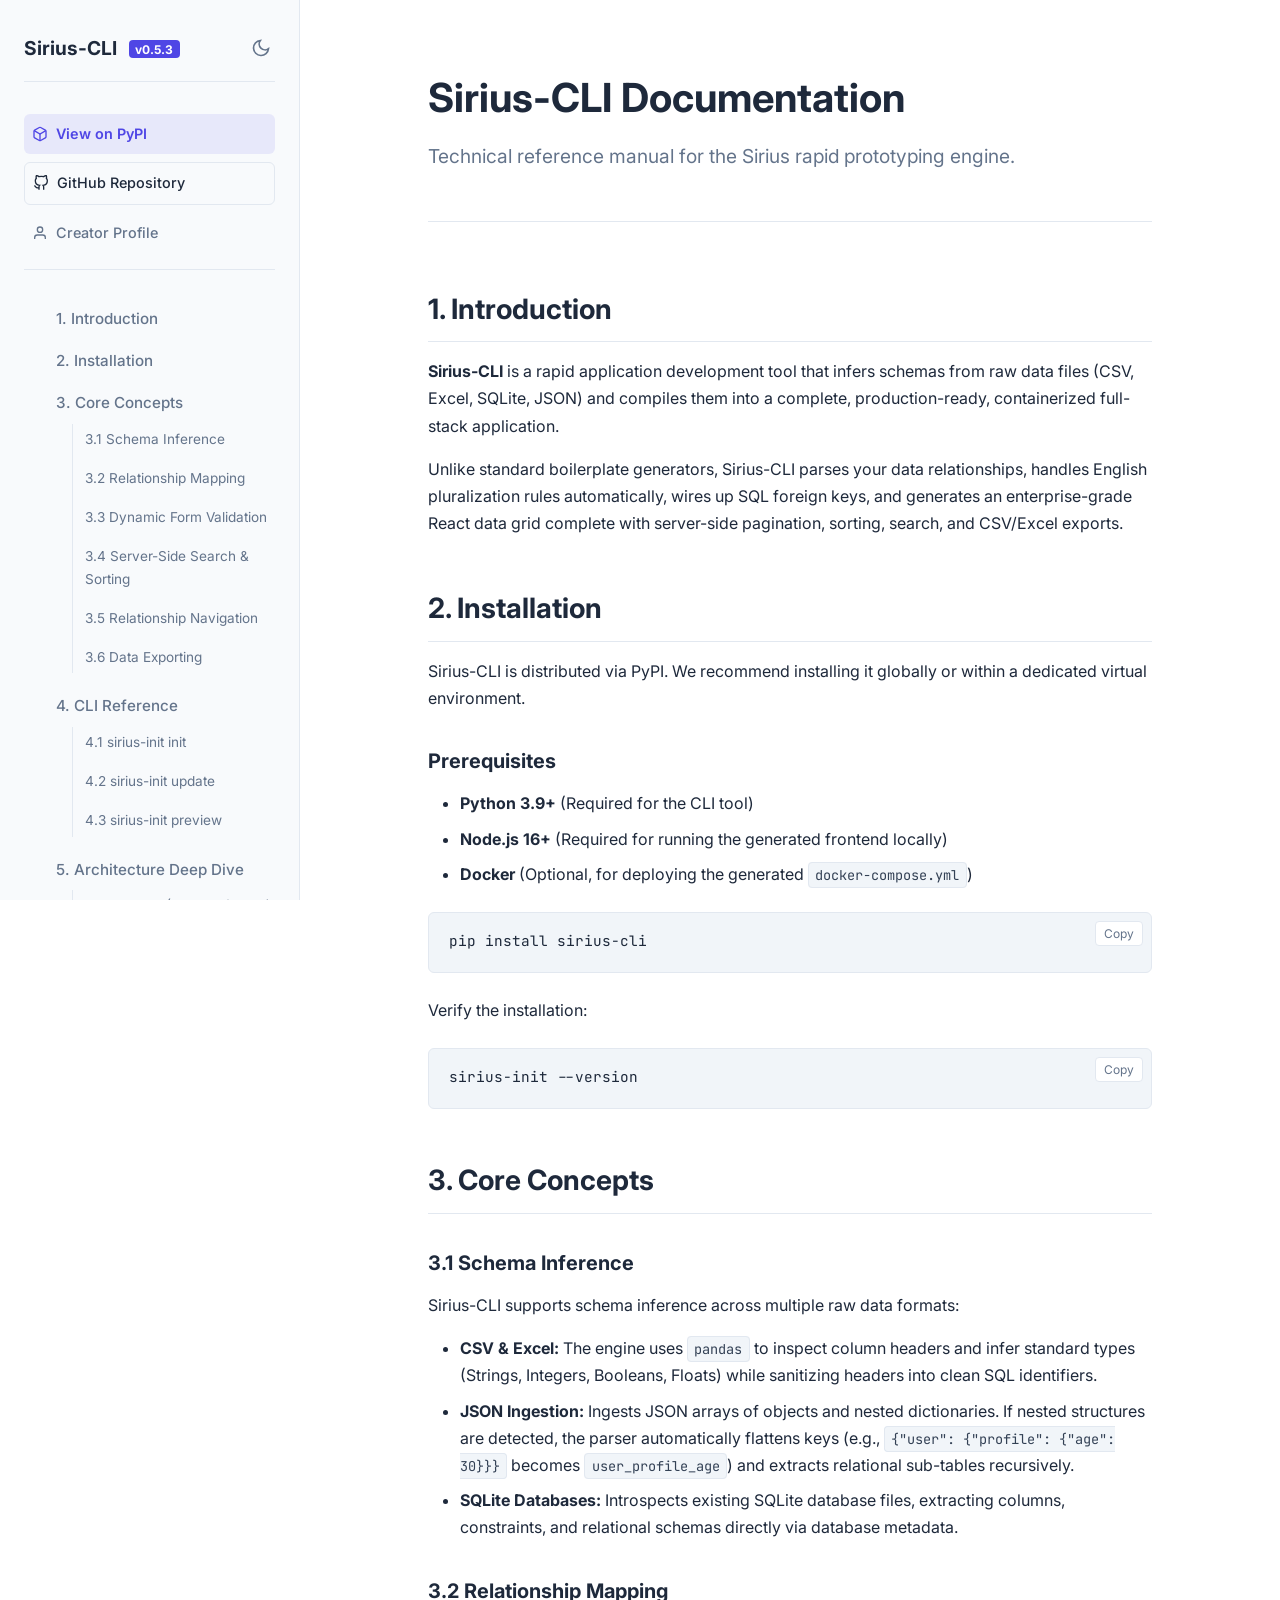
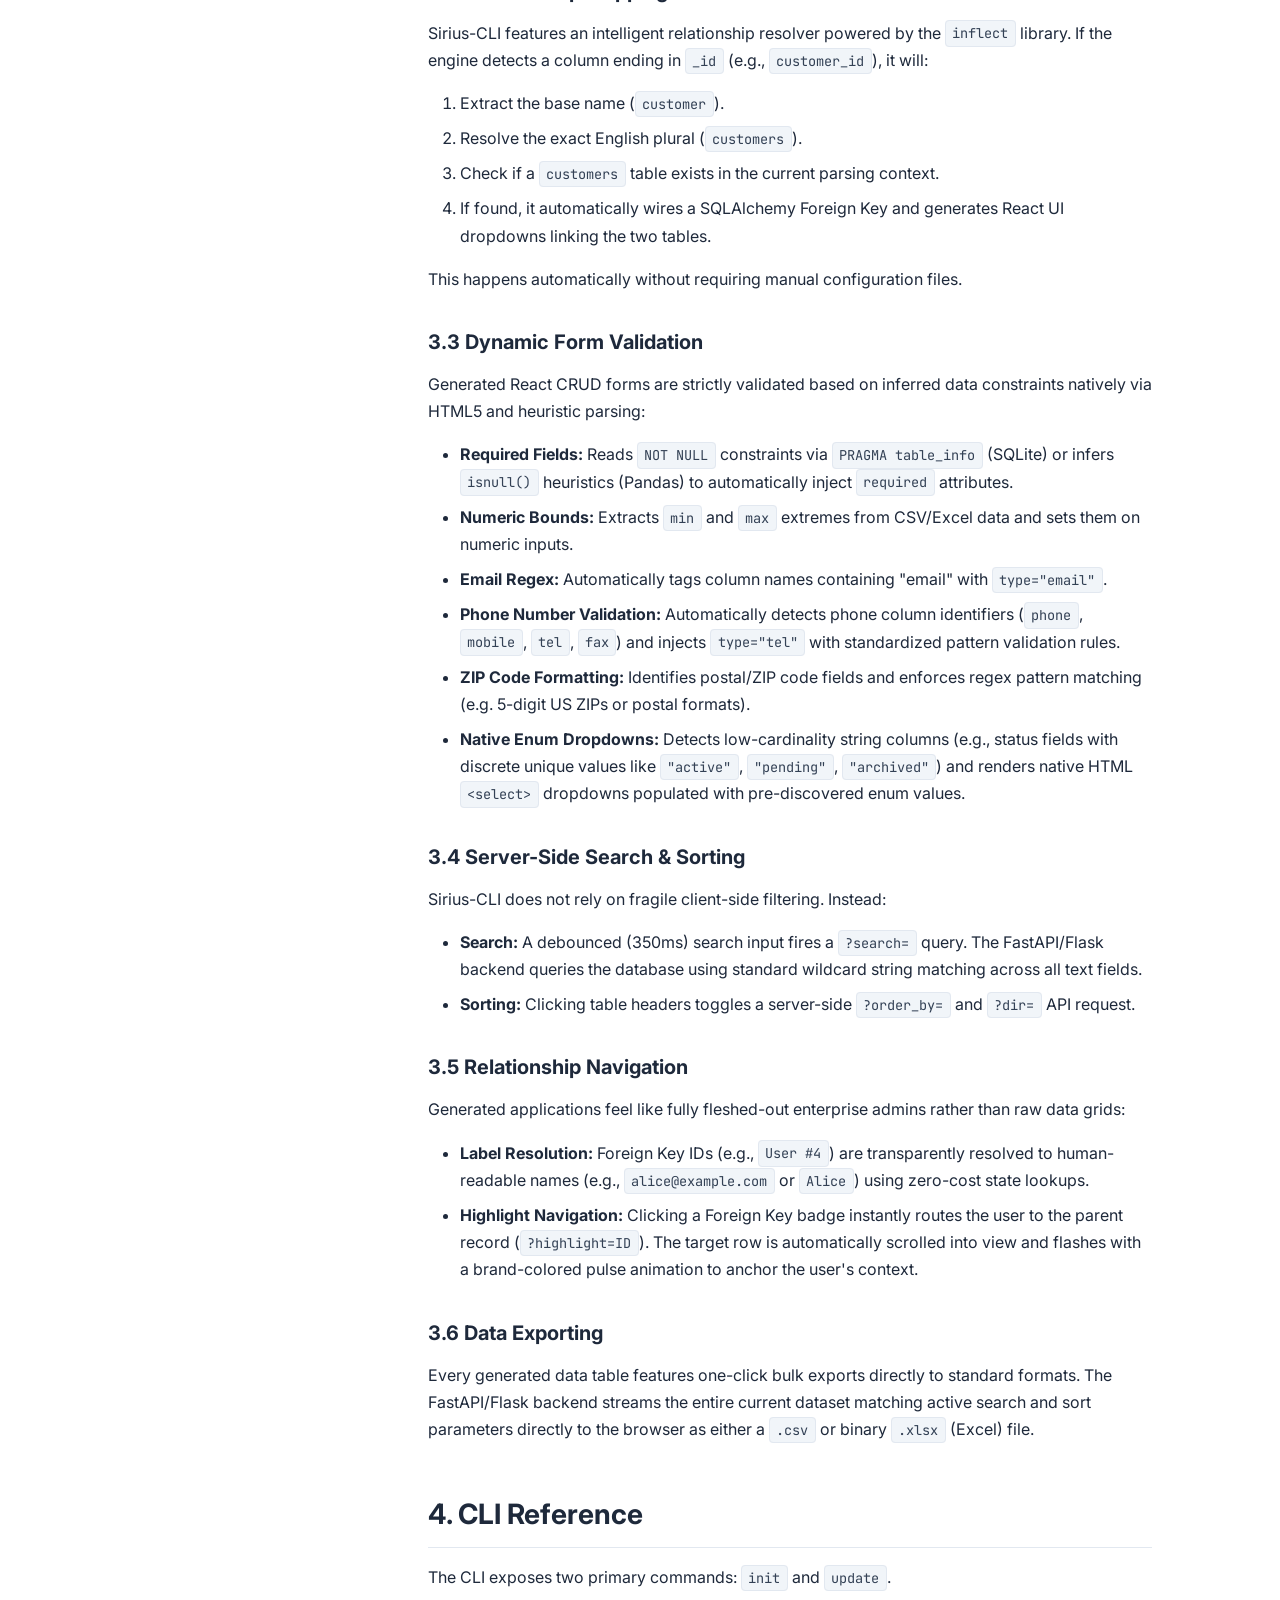
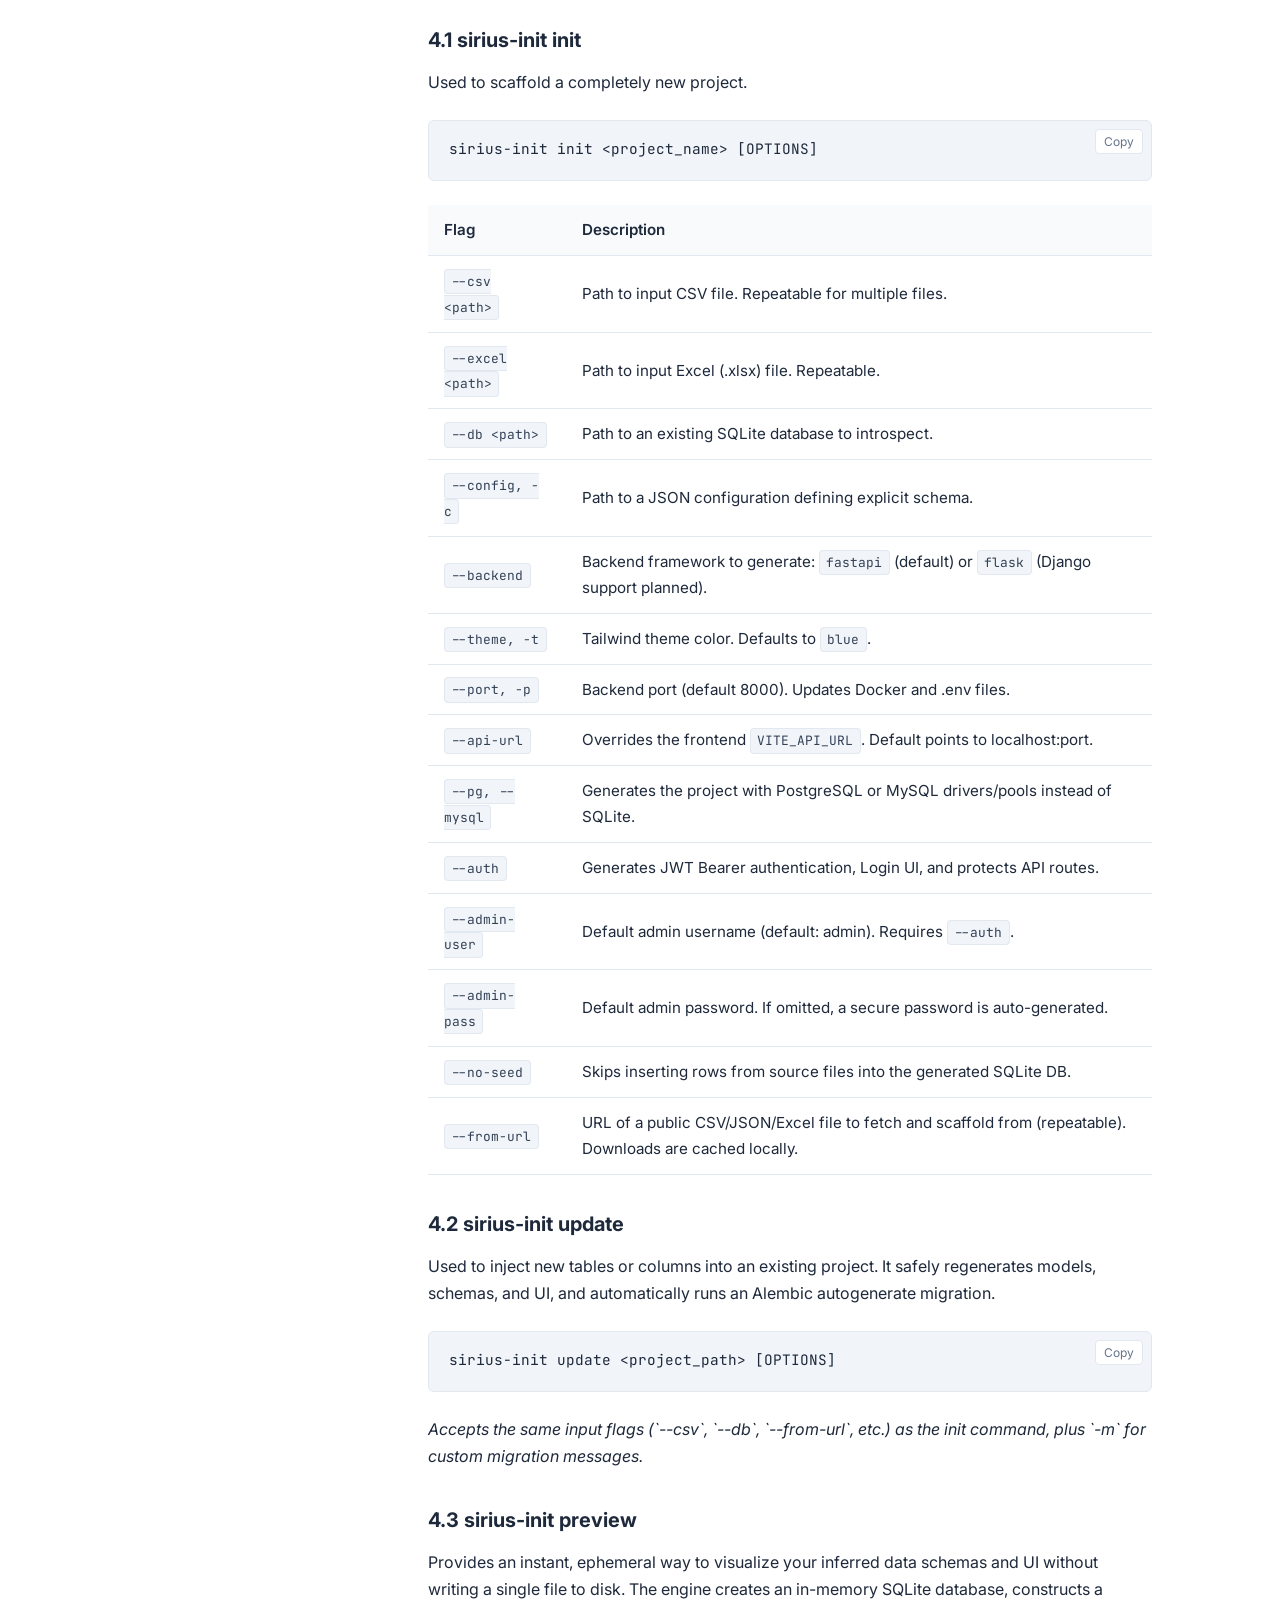
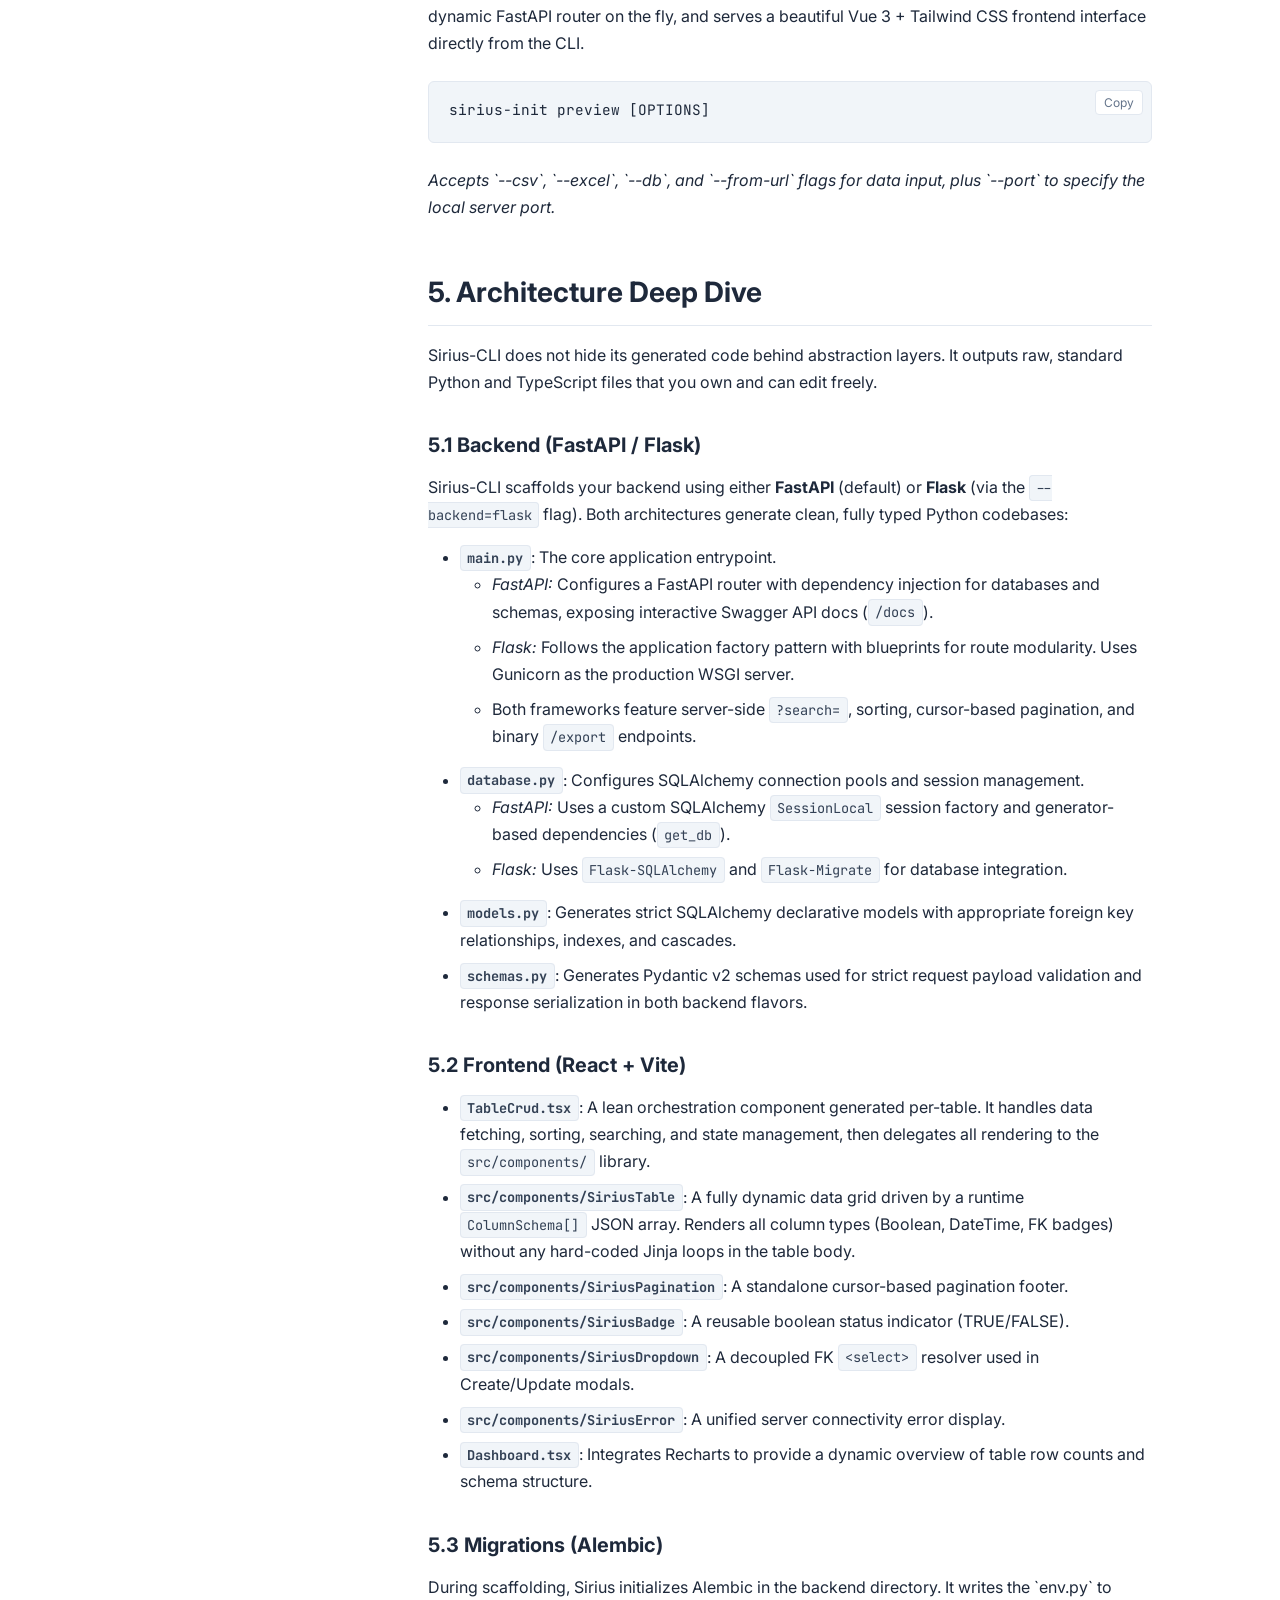
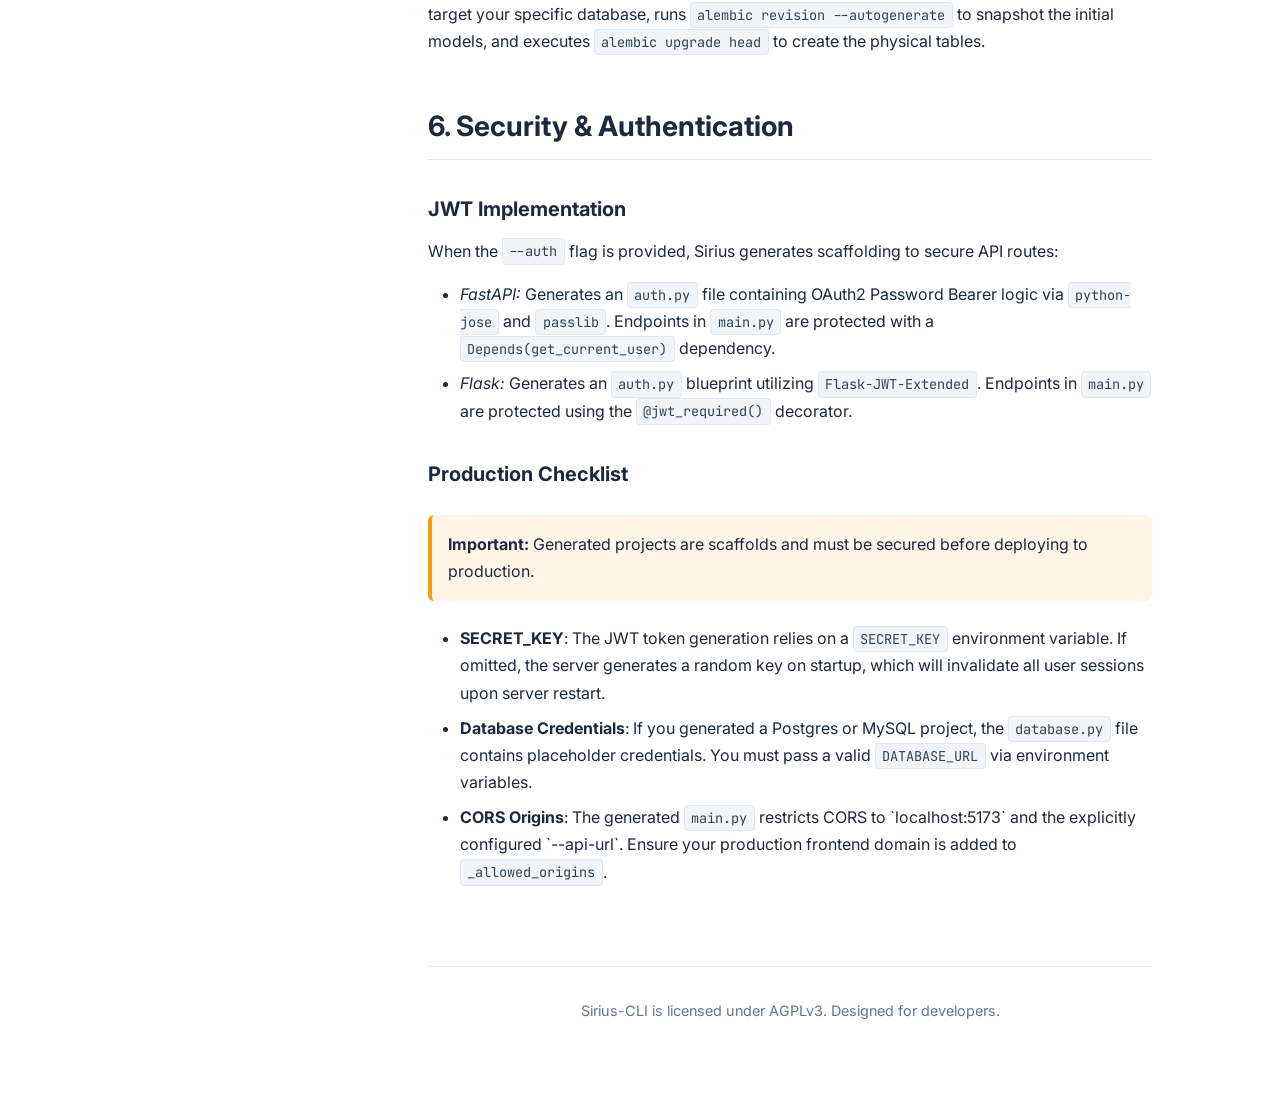
<file: docs/index.html>
<!DOCTYPE html>
<html lang="en" data-theme="light">
<head>
    <meta charset="UTF-8">
    <meta name="viewport" content="width=device-width, initial-scale=1.0">
    <meta name="description" content="Official technical documentation for Sirius-CLI">
    <title>Sirius-CLI Documentation</title>
    
    <!-- Fonts -->
    <link rel="preconnect" href="https://fonts.googleapis.com">
    <link rel="preconnect" href="https://fonts.gstatic.com" crossorigin>
    <link href="https://fonts.googleapis.com/css2?family=Inter:wght@400;500;600;700&family=JetBrains+Mono:wght@400;500&display=swap" rel="stylesheet">
    
    <link rel="stylesheet" href="style.css">
    <script src="script.js" defer></script>
</head>
<body>

    <!-- Fixed Sidebar -->
    <aside class="sidebar">
        <div class="sidebar-header">
            <div class="logo">Sirius-CLI <span class="version">v0.5.3</span></div>
            <button id="theme-toggle" class="theme-btn" aria-label="Toggle Theme">
                <!-- SVG injected via JS -->
            </button>
        </div>
        
        <div class="sidebar-links" style="margin-bottom: 2rem; padding-bottom: 1rem; border-bottom: 1px solid var(--border); display: flex; flex-direction: column; gap: 0.5rem;">
            <a href="https://pypi.org/project/sirius-cli/" target="_blank" class="btn-sidebar" style="display: flex; align-items: center; gap: 0.5rem; text-decoration: none; color: var(--primary); font-weight: 600; font-size: 0.9rem; padding: 0.5rem; background: var(--highlight); border-radius: 6px;">
                <svg width="16" height="16" viewBox="0 0 24 24" fill="none" stroke="currentColor" stroke-width="2"><path d="M21 16V8a2 2 0 0 0-1-1.73l-7-4a2 2 0 0 0-2 0l-7 4A2 2 0 0 0 3 8v8a2 2 0 0 0 1 1.73l7 4a2 2 0 0 0 2 0l7-4A2 2 0 0 0 21 16z"></path><polyline points="3.27 6.96 12 12.01 20.73 6.96"></polyline><line x1="12" y1="22.08" x2="12" y2="12"></line></svg>
                View on PyPI
            </a>
            <a href="https://github.com/amineaith3/sirius-cli" target="_blank" class="btn-sidebar" style="display: flex; align-items: center; gap: 0.5rem; text-decoration: none; color: var(--text-main); font-weight: 500; font-size: 0.9rem; padding: 0.5rem; border: 1px solid var(--border); border-radius: 6px;">
                <svg width="16" height="16" viewBox="0 0 24 24" fill="none" stroke="currentColor" stroke-width="2"><path d="M9 19c-5 1.5-5-2.5-7-3m14 6v-3.87a3.37 3.37 0 0 0-.94-2.61c3.14-.35 6.44-1.54 6.44-7A5.44 5.44 0 0 0 20 4.77 5.07 5.07 0 0 0 19.91 1S18.73.65 16 2.48a13.38 13.38 0 0 0-7 0C6.27.65 5.09 1 5.09 1A5.07 5.07 0 0 0 5 4.77a5.44 5.44 0 0 0-1.5 3.78c0 5.42 3.3 6.61 6.44 7A3.37 3.37 0 0 0 9 18.13V22"></path></svg>
                GitHub Repository
            </a>
            <a href="https://sirius-aah.com" target="_blank" class="btn-sidebar" style="display: flex; align-items: center; gap: 0.5rem; text-decoration: none; color: var(--text-muted); font-weight: 500; font-size: 0.9rem; padding: 0.5rem; transition: color 0.2s;">
                <svg width="16" height="16" viewBox="0 0 24 24" fill="none" stroke="currentColor" stroke-width="2"><path d="M20 21v-2a4 4 0 0 0-4-4H8a4 4 0 0 0-4 4v2"></path><circle cx="12" cy="7" r="4"></circle></svg>
                Creator Profile
            </a>
        </div>
        <nav class="table-of-contents">
            <ul>
                <li><a href="#introduction" class="nav-link">1. Introduction</a></li>
                <li><a href="#installation" class="nav-link">2. Installation</a></li>
                <li><a href="#core-concepts" class="nav-link">3. Core Concepts</a>
                    <ul>
                        <li><a href="#schema-inference" class="nav-link sub">3.1 Schema Inference</a></li>
                        <li><a href="#relationship-mapping" class="nav-link sub">3.2 Relationship Mapping</a></li>
                        <li><a href="#form-validation" class="nav-link sub">3.3 Dynamic Form Validation</a></li>
                        <li><a href="#server-side-operations" class="nav-link sub">3.4 Server-Side Search & Sorting</a></li>
                        <li><a href="#relationship-navigation" class="nav-link sub">3.5 Relationship Navigation</a></li>
                        <li><a href="#data-export" class="nav-link sub">3.6 Data Exporting</a></li>
                    </ul>
                </li>
                <li><a href="#cli-reference" class="nav-link">4. CLI Reference</a>
                    <ul>
                        <li><a href="#init-command" class="nav-link sub">4.1 sirius-init init</a></li>
                        <li><a href="#update-command" class="nav-link sub">4.2 sirius-init update</a></li>
                        <li><a href="#preview-command" class="nav-link sub">4.3 sirius-init preview</a></li>
                    </ul>
                </li>
                <li><a href="#architecture" class="nav-link">5. Architecture Deep Dive</a>
                    <ul>
                        <li><a href="#arch-backend" class="nav-link sub">5.1 Backend (FastAPI / Flask)</a></li>
                        <li><a href="#arch-frontend" class="nav-link sub">5.2 Frontend (React)</a></li>
                        <li><a href="#arch-migrations" class="nav-link sub">5.3 Migrations (Alembic)</a></li>
                    </ul>
                </li>
                <li><a href="#security" class="nav-link">6. Security & Auth</a></li>
            </ul>
        </nav>
    </aside>

    <!-- Main Content -->
    <main class="content">
        <header class="page-header">
            <h1>Sirius-CLI Documentation</h1>
            <p class="subtitle">Technical reference manual for the Sirius rapid prototyping engine.</p>
        </header>

        <section id="introduction">
            <h2>1. Introduction</h2>
            <p><strong>Sirius-CLI</strong> is a rapid application development tool that infers schemas from raw data files (CSV, Excel, SQLite, JSON) and compiles them into a complete, production-ready, containerized full-stack application.</p>
            <p>Unlike standard boilerplate generators, Sirius-CLI parses your data relationships, handles English pluralization rules automatically, wires up SQL foreign keys, and generates an enterprise-grade React data grid complete with server-side pagination, sorting, search, and CSV/Excel exports.</p>
        </section>

        <section id="installation">
            <h2>2. Installation</h2>
            <p>Sirius-CLI is distributed via PyPI. We recommend installing it globally or within a dedicated virtual environment.</p>
            
            <h3>Prerequisites</h3>
            <ul>
                <li><strong>Python 3.9+</strong> (Required for the CLI tool)</li>
                <li><strong>Node.js 16+</strong> (Required for running the generated frontend locally)</li>
                <li><strong>Docker</strong> (Optional, for deploying the generated <code>docker-compose.yml</code>)</li>
            </ul>

            <div class="code-block">
                <pre><code>pip install sirius-cli</code></pre>
                <button class="copy-btn">Copy</button>
            </div>
            
            <p>Verify the installation:</p>
            <div class="code-block">
                <pre><code>sirius-init --version</code></pre>
                <button class="copy-btn">Copy</button>
            </div>
        </section>

        <section id="core-concepts">
            <h2>3. Core Concepts</h2>
            
            <h3 id="schema-inference">3.1 Schema Inference</h3>
            <p>Sirius-CLI supports schema inference across multiple raw data formats:</p>
            <ul>
                <li><strong>CSV & Excel:</strong> The engine uses <code>pandas</code> to inspect column headers and infer standard types (Strings, Integers, Booleans, Floats) while sanitizing headers into clean SQL identifiers.</li>
                <li><strong>JSON Ingestion:</strong> Ingests JSON arrays of objects and nested dictionaries. If nested structures are detected, the parser automatically flattens keys (e.g., <code>{"user": {"profile": {"age": 30}}}</code> becomes <code>user_profile_age</code>) and extracts relational sub-tables recursively.</li>
                <li><strong>SQLite Databases:</strong> Introspects existing SQLite database files, extracting columns, constraints, and relational schemas directly via database metadata.</li>
            </ul>
            
            <h3 id="relationship-mapping">3.2 Relationship Mapping</h3>
            <p>Sirius-CLI features an intelligent relationship resolver powered by the <code>inflect</code> library. If the engine detects a column ending in <code>_id</code> (e.g., <code>customer_id</code>), it will:</p>
            <ol>
                <li>Extract the base name (<code>customer</code>).</li>
                <li>Resolve the exact English plural (<code>customers</code>).</li>
                <li>Check if a <code>customers</code> table exists in the current parsing context.</li>
                <li>If found, it automatically wires a SQLAlchemy Foreign Key and generates React UI dropdowns linking the two tables.</li>
            </ol>
            <p>This happens automatically without requiring manual configuration files.</p>

            <h3 id="form-validation">3.3 Dynamic Form Validation</h3>
            <p>Generated React CRUD forms are strictly validated based on inferred data constraints natively via HTML5 and heuristic parsing:</p>
            <ul>
                <li><strong>Required Fields:</strong> Reads <code>NOT NULL</code> constraints via <code>PRAGMA table_info</code> (SQLite) or infers <code>isnull()</code> heuristics (Pandas) to automatically inject <code>required</code> attributes.</li>
                <li><strong>Numeric Bounds:</strong> Extracts <code>min</code> and <code>max</code> extremes from CSV/Excel data and sets them on numeric inputs.</li>
                <li><strong>Email Regex:</strong> Automatically tags column names containing "email" with <code>type="email"</code>.</li>
                <li><strong>Phone Number Validation:</strong> Automatically detects phone column identifiers (<code>phone</code>, <code>mobile</code>, <code>tel</code>, <code>fax</code>) and injects <code>type="tel"</code> with standardized pattern validation rules.</li>
                <li><strong>ZIP Code Formatting:</strong> Identifies postal/ZIP code fields and enforces regex pattern matching (e.g. 5-digit US ZIPs or postal formats).</li>
                <li><strong>Native Enum Dropdowns:</strong> Detects low-cardinality string columns (e.g., status fields with discrete unique values like <code>"active"</code>, <code>"pending"</code>, <code>"archived"</code>) and renders native HTML <code>&lt;select&gt;</code> dropdowns populated with pre-discovered enum values.</li>
            </ul>

            <h3 id="server-side-operations">3.4 Server-Side Search & Sorting</h3>
            <p>Sirius-CLI does not rely on fragile client-side filtering. Instead:</p>
            <ul>
                <li><strong>Search:</strong> A debounced (350ms) search input fires a <code>?search=</code> query. The FastAPI/Flask backend queries the database using standard wildcard string matching across all text fields.</li>
                <li><strong>Sorting:</strong> Clicking table headers toggles a server-side <code>?order_by=</code> and <code>?dir=</code> API request.</li>
            </ul>

            <h3 id="relationship-navigation">3.5 Relationship Navigation</h3>
            <p>Generated applications feel like fully fleshed-out enterprise admins rather than raw data grids:</p>
            <ul>
                <li><strong>Label Resolution:</strong> Foreign Key IDs (e.g., <code>User #4</code>) are transparently resolved to human-readable names (e.g., <code>alice@example.com</code> or <code>Alice</code>) using zero-cost state lookups.</li>
                <li><strong>Highlight Navigation:</strong> Clicking a Foreign Key badge instantly routes the user to the parent record (<code>?highlight=ID</code>). The target row is automatically scrolled into view and flashes with a brand-colored pulse animation to anchor the user's context.</li>
            </ul>

            <h3 id="data-export">3.6 Data Exporting</h3>
            <p>Every generated data table features one-click bulk exports directly to standard formats. The FastAPI/Flask backend streams the entire current dataset matching active search and sort parameters directly to the browser as either a <code>.csv</code> or binary <code>.xlsx</code> (Excel) file.</p>
        </section>

        <section id="cli-reference">
            <h2>4. CLI Reference</h2>
            <p>The CLI exposes two primary commands: <code>init</code> and <code>update</code>.</p>

            <h3 id="init-command">4.1 sirius-init init</h3>
            <p>Used to scaffold a completely new project.</p>
            <div class="code-block">
                <pre><code>sirius-init init &lt;project_name&gt; [OPTIONS]</code></pre>
                <button class="copy-btn">Copy</button>
            </div>
            
            <div class="table-container">
                <table>
                    <thead>
                        <tr>
                            <th>Flag</th>
                            <th>Description</th>
                        </tr>
                    </thead>
                    <tbody>
                        <tr>
                            <td><code>--csv &lt;path&gt;</code></td>
                            <td>Path to input CSV file. Repeatable for multiple files.</td>
                        </tr>
                        <tr>
                            <td><code>--excel &lt;path&gt;</code></td>
                            <td>Path to input Excel (.xlsx) file. Repeatable.</td>
                        </tr>
                        <tr>
                            <td><code>--db &lt;path&gt;</code></td>
                            <td>Path to an existing SQLite database to introspect.</td>
                        </tr>
                        <tr>
                            <td><code>--config, -c</code></td>
                            <td>Path to a JSON configuration defining explicit schema.</td>
                        </tr>
                        <tr>
                            <td><code>--backend</code></td>
                            <td>Backend framework to generate: <code>fastapi</code> (default) or <code>flask</code> (Django support planned).</td>
                        </tr>
                        <tr>
                            <td><code>--theme, -t</code></td>
                            <td>Tailwind theme color. Defaults to <code>blue</code>.</td>
                        </tr>
                        <tr>
                            <td><code>--port, -p</code></td>
                            <td>Backend port (default 8000). Updates Docker and .env files.</td>
                        </tr>
                        <tr>
                            <td><code>--api-url</code></td>
                            <td>Overrides the frontend <code>VITE_API_URL</code>. Default points to localhost:port.</td>
                        </tr>
                        <tr>
                            <td><code>--pg, --mysql</code></td>
                            <td>Generates the project with PostgreSQL or MySQL drivers/pools instead of SQLite.</td>
                        </tr>
                        <tr>
                            <td><code>--auth</code></td>
                            <td>Generates JWT Bearer authentication, Login UI, and protects API routes.</td>
                        </tr>
                        <tr>
                            <td><code>--admin-user</code></td>
                            <td>Default admin username (default: admin). Requires <code>--auth</code>.</td>
                        </tr>
                        <tr>
                            <td><code>--admin-pass</code></td>
                            <td>Default admin password. If omitted, a secure password is auto-generated.</td>
                        </tr>
                        <tr>
                            <td><code>--no-seed</code></td>
                            <td>Skips inserting rows from source files into the generated SQLite DB.</td>
                        </tr>
                        <tr>
                            <td><code>--from-url</code></td>
                            <td>URL of a public CSV/JSON/Excel file to fetch and scaffold from (repeatable). Downloads are cached locally.</td>
                        </tr>
                    </tbody>
                </table>
            </div>

            <h3 id="update-command">4.2 sirius-init update</h3>
            <p>Used to inject new tables or columns into an existing project. It safely regenerates models, schemas, and UI, and automatically runs an Alembic autogenerate migration.</p>
            <div class="code-block">
                <pre><code>sirius-init update &lt;project_path&gt; [OPTIONS]</code></pre>
                <button class="copy-btn">Copy</button>
            </div>
            <p><em>Accepts the same input flags (`--csv`, `--db`, `--from-url`, etc.) as the init command, plus `-m` for custom migration messages.</em></p>

            <h3 id="preview-command">4.3 sirius-init preview</h3>
            <p>Provides an instant, ephemeral way to visualize your inferred data schemas and UI without writing a single file to disk. The engine creates an in-memory SQLite database, constructs a dynamic FastAPI router on the fly, and serves a beautiful Vue 3 + Tailwind CSS frontend interface directly from the CLI.</p>
            <div class="code-block">
                <pre><code>sirius-init preview [OPTIONS]</code></pre>
                <button class="copy-btn">Copy</button>
            </div>
            <p><em>Accepts `--csv`, `--excel`, `--db`, and `--from-url` flags for data input, plus `--port` to specify the local server port.</em></p>
        </section>

        <section id="architecture">
            <h2>5. Architecture Deep Dive</h2>
            <p>Sirius-CLI does not hide its generated code behind abstraction layers. It outputs raw, standard Python and TypeScript files that you own and can edit freely.</p>

            <h3 id="arch-backend">5.1 Backend (FastAPI / Flask)</h3>
            <p>Sirius-CLI scaffolds your backend using either <strong>FastAPI</strong> (default) or <strong>Flask</strong> (via the <code>--backend=flask</code> flag). Both architectures generate clean, fully typed Python codebases:</p>
            <ul>
                <li><strong><code>main.py</code></strong>: The core application entrypoint.
                    <ul>
                        <li><em>FastAPI:</em> Configures a FastAPI router with dependency injection for databases and schemas, exposing interactive Swagger API docs (<code>/docs</code>).</li>
                        <li><em>Flask:</em> Follows the application factory pattern with blueprints for route modularity. Uses Gunicorn as the production WSGI server.</li>
                        <li>Both frameworks feature server-side <code>?search=</code>, sorting, cursor-based pagination, and binary <code>/export</code> endpoints.</li>
                    </ul>
                </li>
                <li><strong><code>database.py</code></strong>: Configures SQLAlchemy connection pools and session management.
                    <ul>
                        <li><em>FastAPI:</em> Uses a custom SQLAlchemy <code>SessionLocal</code> session factory and generator-based dependencies (<code>get_db</code>).</li>
                        <li><em>Flask:</em> Uses <code>Flask-SQLAlchemy</code> and <code>Flask-Migrate</code> for database integration.</li>
                    </ul>
                </li>
                <li><strong><code>models.py</code></strong>: Generates strict SQLAlchemy declarative models with appropriate foreign key relationships, indexes, and cascades.</li>
                <li><strong><code>schemas.py</code></strong>: Generates Pydantic v2 schemas used for strict request payload validation and response serialization in both backend flavors.</li>
            </ul>

            <h3 id="arch-frontend">5.2 Frontend (React + Vite)</h3>
            <ul>
                <li><strong><code>TableCrud.tsx</code></strong>: A lean orchestration component generated per-table. It handles data fetching, sorting, searching, and state management, then delegates all rendering to the <code>src/components/</code> library.</li>
                <li><strong><code>src/components/SiriusTable</code></strong>: A fully dynamic data grid driven by a runtime <code>ColumnSchema[]</code> JSON array. Renders all column types (Boolean, DateTime, FK badges) without any hard-coded Jinja loops in the table body.</li>
                <li><strong><code>src/components/SiriusPagination</code></strong>: A standalone cursor-based pagination footer.</li>
                <li><strong><code>src/components/SiriusBadge</code></strong>: A reusable boolean status indicator (TRUE/FALSE).</li>
                <li><strong><code>src/components/SiriusDropdown</code></strong>: A decoupled FK <code>&lt;select&gt;</code> resolver used in Create/Update modals.</li>
                <li><strong><code>src/components/SiriusError</code></strong>: A unified server connectivity error display.</li>
                <li><strong><code>Dashboard.tsx</code></strong>: Integrates Recharts to provide a dynamic overview of table row counts and schema structure.</li>
            </ul>

            <h3 id="arch-migrations">5.3 Migrations (Alembic)</h3>
            <p>During scaffolding, Sirius initializes Alembic in the backend directory. It writes the `env.py` to target your specific database, runs <code>alembic revision --autogenerate</code> to snapshot the initial models, and executes <code>alembic upgrade head</code> to create the physical tables.</p>
        </section>

        <section id="security">
            <h2>6. Security & Authentication</h2>
            
            <h3>JWT Implementation</h3>
            <p>When the <code>--auth</code> flag is provided, Sirius generates scaffolding to secure API routes:</p>
            <ul>
                <li><em>FastAPI:</em> Generates an <code>auth.py</code> file containing OAuth2 Password Bearer logic via <code>python-jose</code> and <code>passlib</code>. Endpoints in <code>main.py</code> are protected with a <code>Depends(get_current_user)</code> dependency.</li>
                <li><em>Flask:</em> Generates an <code>auth.py</code> blueprint utilizing <code>Flask-JWT-Extended</code>. Endpoints in <code>main.py</code> are protected using the <code>@jwt_required()</code> decorator.</li>
            </ul>
            
            <h3>Production Checklist</h3>
            <div class="alert warning">
                <strong>Important:</strong> Generated projects are scaffolds and must be secured before deploying to production.
            </div>
            <ul>
                <li><strong>SECRET_KEY</strong>: The JWT token generation relies on a <code>SECRET_KEY</code> environment variable. If omitted, the server generates a random key on startup, which will invalidate all user sessions upon server restart.</li>
                <li><strong>Database Credentials</strong>: If you generated a Postgres or MySQL project, the <code>database.py</code> file contains placeholder credentials. You must pass a valid <code>DATABASE_URL</code> via environment variables.</li>
                <li><strong>CORS Origins</strong>: The generated <code>main.py</code> restricts CORS to `localhost:5173` and the explicitly configured `--api-url`. Ensure your production frontend domain is added to <code>_allowed_origins</code>.</li>
            </ul>
        </section>

        <footer class="docs-footer">
            <p>Sirius-CLI is licensed under AGPLv3. Designed for developers.</p>
        </footer>
    </main>

</body>
</html>
</file>
<file: docs/style.css>
:root {
    /* Light Theme Variables (Default) */
    --bg-main: #FFFFFF;
    --bg-sidebar: #F8FAFC;
    --bg-code: #F1F5F9;
    --text-main: #1E293B;
    --text-muted: #64748B;
    --text-code: #334155;
    --border: #E2E8F0;
    --primary: #4F46E5;
    --primary-hover: #4338CA;
    --link: #2563EB;
    --highlight: rgba(79, 70, 229, 0.1);
    
    --font-sans: 'Inter', -apple-system, sans-serif;
    --font-mono: 'JetBrains Mono', monospace;
    
    --sidebar-width: 300px;
}

[data-theme="dark"] {
    /* Dark Theme Variables */
    --bg-main: #0F172A;
    --bg-sidebar: #1E293B;
    --bg-code: #1E293B;
    --text-main: #F1F5F9;
    --text-muted: #94A3B8;
    --text-code: #E2E8F0;
    --border: #334155;
    --primary: #6366F1;
    --primary-hover: #818CF8;
    --link: #60A5FA;
    --highlight: rgba(99, 102, 241, 0.2);
}

* {
    box-sizing: border-box;
    margin: 0;
    padding: 0;
}

html {
    scroll-behavior: smooth;
    font-size: 16px;
}

body {
    font-family: var(--font-sans);
    color: var(--text-main);
    background-color: var(--bg-main);
    line-height: 1.7;
    display: flex;
    min-height: 100vh;
    transition: background-color 0.3s, color 0.3s;
}

/* Sidebar Navigation */
.sidebar {
    width: var(--sidebar-width);
    background-color: var(--bg-sidebar);
    border-right: 1px solid var(--border);
    height: 100vh;
    position: fixed;
    top: 0;
    left: 0;
    overflow-y: auto;
    padding: 2rem 1.5rem;
    transition: background-color 0.3s, border-color 0.3s;
}

.sidebar-header {
    display: flex;
    justify-content: space-between;
    align-items: center;
    margin-bottom: 2rem;
    padding-bottom: 1rem;
    border-bottom: 1px solid var(--border);
}

.logo {
    font-weight: 700;
    font-size: 1.2rem;
    color: var(--text-main);
}

.version {
    font-size: 0.75rem;
    background: var(--primary);
    color: white;
    padding: 0.1rem 0.4rem;
    border-radius: 4px;
    margin-left: 0.5rem;
    vertical-align: middle;
}

.theme-btn {
    background: none;
    border: none;
    cursor: pointer;
    color: var(--text-muted);
    display: flex;
    align-items: center;
    justify-content: center;
    padding: 0.25rem;
    border-radius: 4px;
    transition: color 0.2s, background 0.2s;
}

.theme-btn:hover {
    color: var(--text-main);
    background: var(--border);
}

.table-of-contents ul {
    list-style: none;
}

.table-of-contents li {
    margin-bottom: 0.5rem;
}

.table-of-contents ul ul {
    margin-top: 0.25rem;
    margin-left: 1rem;
    border-left: 1px solid var(--border);
    padding-left: 0.75rem;
}

.nav-link {
    text-decoration: none;
    color: var(--text-muted);
    font-size: 0.95rem;
    display: block;
    padding: 0.25rem 0;
    transition: color 0.2s;
    font-weight: 500;
}

.nav-link.sub {
    font-size: 0.85rem;
    font-weight: 400;
}

.nav-link:hover {
    color: var(--text-main);
}

.nav-link.active {
    color: var(--primary);
    font-weight: 600;
}

/* Main Content */
.content {
    margin-left: var(--sidebar-width);
    padding: 4rem 10%;
    max-width: calc(1000px + var(--sidebar-width));
    width: 100%;
}

.page-header {
    margin-bottom: 4rem;
    padding-bottom: 2rem;
    border-bottom: 1px solid var(--border);
}

h1 { font-size: 2.5rem; margin-bottom: 0.5rem; color: var(--text-main); }
.subtitle { font-size: 1.2rem; color: var(--text-muted); }

h2 { font-size: 1.75rem; margin: 3rem 0 1rem; color: var(--text-main); padding-bottom: 0.5rem; border-bottom: 1px solid var(--border); }
h3 { font-size: 1.25rem; margin: 2rem 0 0.75rem; color: var(--text-main); }

p { margin-bottom: 1rem; }

a { color: var(--link); text-decoration: none; }
a:hover { text-decoration: underline; }

ul, ol { margin-bottom: 1rem; padding-left: 2rem; }
li { margin-bottom: 0.5rem; }

/* Code Blocks */
code {
    font-family: var(--font-mono);
    background: var(--bg-code);
    color: var(--text-code);
    padding: 0.2rem 0.4rem;
    border-radius: 4px;
    font-size: 0.85em;
    border: 1px solid var(--border);
}

.code-block {
    position: relative;
    background: var(--bg-code);
    border: 1px solid var(--border);
    border-radius: 6px;
    margin: 1.5rem 0;
    overflow: hidden;
}

.code-block pre {
    padding: 1rem 1.25rem;
    overflow-x: auto;
    margin: 0;
}

.code-block code {
    background: transparent;
    border: none;
    padding: 0;
    color: var(--text-main);
    font-size: 0.9em;
}

.copy-btn {
    position: absolute;
    top: 0.5rem;
    right: 0.5rem;
    background: var(--bg-main);
    border: 1px solid var(--border);
    color: var(--text-muted);
    font-size: 0.75rem;
    padding: 0.25rem 0.5rem;
    border-radius: 4px;
    cursor: pointer;
    transition: all 0.2s;
    font-family: var(--font-sans);
}

.copy-btn:hover {
    color: var(--text-main);
    border-color: var(--text-muted);
}

/* Tables */
.table-container {
    overflow-x: auto;
    margin: 1.5rem 0;
}

table {
    width: 100%;
    border-collapse: collapse;
    font-size: 0.95rem;
}

th, td {
    padding: 0.75rem 1rem;
    text-align: left;
    border-bottom: 1px solid var(--border);
}

th {
    background: var(--bg-sidebar);
    font-weight: 600;
}

/* Alerts */
.alert {
    padding: 1rem;
    border-radius: 6px;
    margin: 1.5rem 0;
    border-left: 4px solid var(--primary);
    background: var(--highlight);
}

.alert.warning {
    border-left-color: #F59E0B;
    background: rgba(245, 158, 11, 0.1);
}

/* Footer */
.docs-footer {
    margin-top: 5rem;
    padding-top: 2rem;
    border-top: 1px solid var(--border);
    color: var(--text-muted);
    font-size: 0.9rem;
    text-align: center;
}

/* Responsive */
@media (max-width: 900px) {
    .sidebar { display: none; }
    .content { margin-left: 0; padding: 2rem 1rem; }
}
</file>
